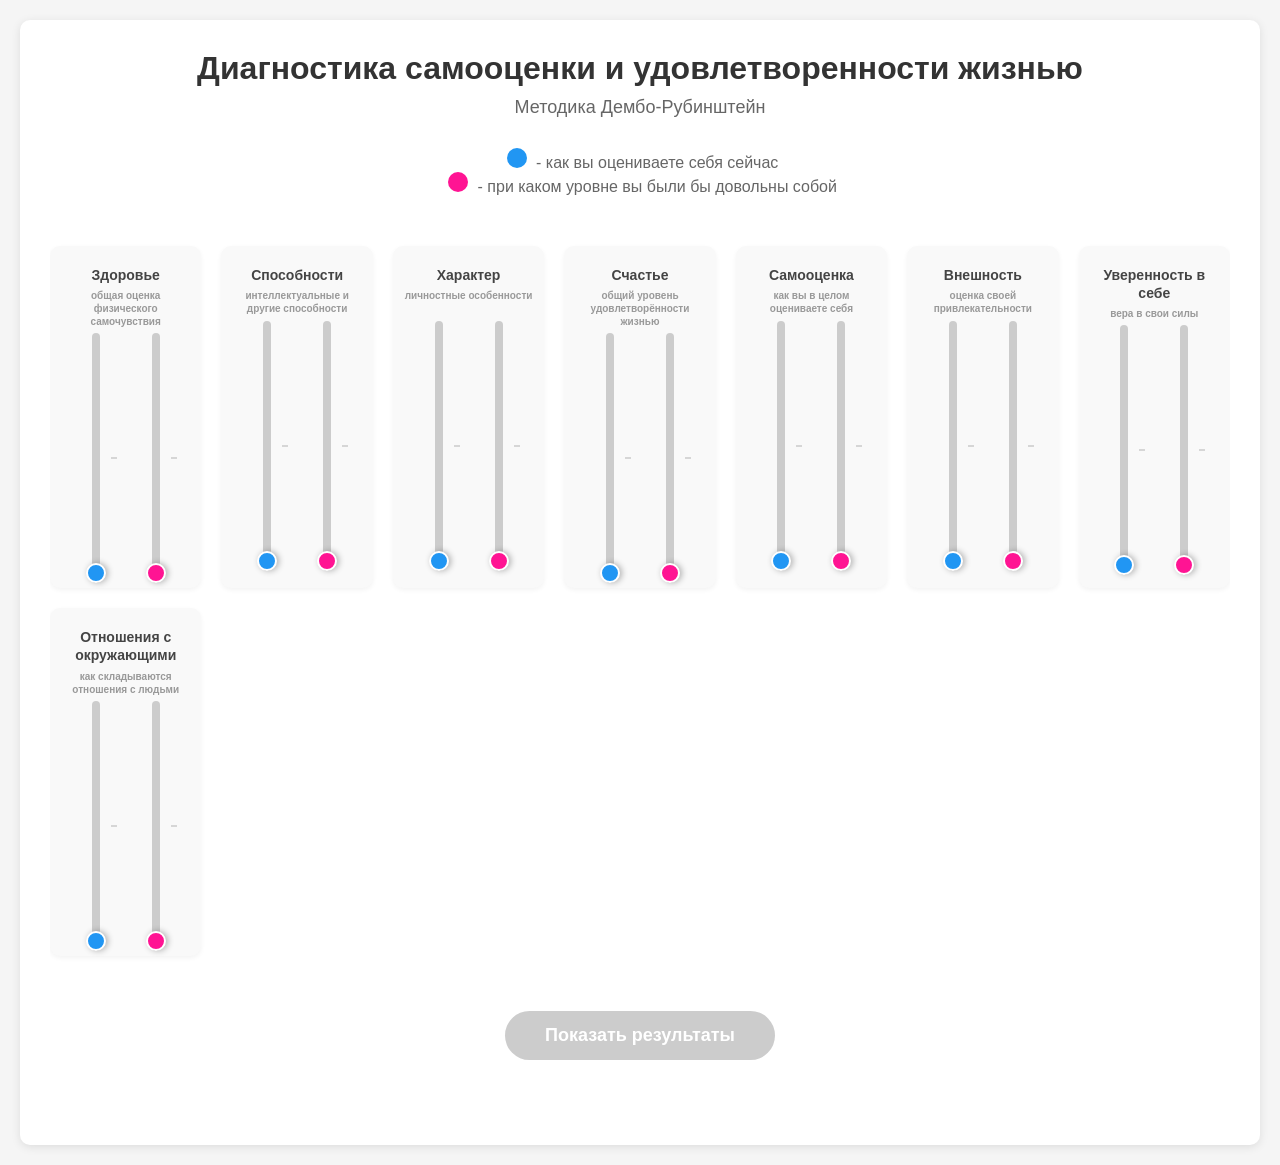
<file: static/index.html>
<!DOCTYPE html>
<html lang="ru">
<head>
    <meta charset="UTF-8">
    <meta name="viewport" content="width=device-width, initial-scale=1.0">
    <title>Методика Дембо-Рубинштейн</title>
    <link rel="stylesheet" href="/static/css/style.css">
</head>
<body>
    <div class="container">
        <h1>Диагностика самооценки и удовлетворенности жизнью</h1>
        <h2>Методика Дембо-Рубинштейн</h2>
        
        <div id="survey-form">
            <p style="text-align: center; color: #666; margin-bottom: 20px;">
                <span style="display: inline-block; width: 20px; height: 20px; background: #2196F3; border-radius: 50%; margin: 0 5px;"></span> - как вы оцениваете себя сейчас<br>
                <span style="display: inline-block; width: 20px; height: 20px; background: #FF1493; border-radius: 50%; margin: 0 5px;"></span> - при каком уровне вы были бы довольны собой
            </p>
            
            <div class="scales-container">
                <!-- Шкалы будут добавлены JavaScript -->
            </div>
            
            <div class="actions">
                <button id="submit-btn" class="btn" disabled>Показать результаты</button>
                <div id="validation-message" class="error-message"></div>
            </div>
        </div>
    </div>

    <script src="/static/js/survey.js"></script>
</body>
</html>
</file>
<file: static/css/style.css>
* { 
    margin: 0;
    padding: 0;
    box-sizing: border-box;
}

body {
    font-family: Arial, sans-serif;
    background: #f5f5f5;
    padding: 20px;
}

.container {
    max-width: 1600px;
    margin: 0 auto;
    background: white;
    padding: 30px;
    border-radius: 10px;
    box-shadow: 0 2px 10px rgba(0,0,0,0.1);
}

h1 {
    text-align: center;
    color: #333;
    margin-bottom: 10px;
    font-size: clamp(20px, 5vw, 32px);
}

h2 {
    text-align: center;
    color: #666;
    font-size: clamp(14px, 4vw, 18px);
    margin-bottom: 30px;
    font-weight: normal;
}

/* Адаптивная сетка для шкал */
.scales-container {
    display: grid;
    grid-template-columns: repeat(auto-fit, minmax(140px, 1fr));
    gap: 20px;
    margin: 40px 0;
    overflow-x: auto;
    padding: 10px 0;
}

.scale-card {
    background: #f9f9f9;
    border-radius: 10px;
    padding: 20px 10px;
    box-shadow: 0 2px 5px rgba(0,0,0,0.05);
    display: flex;
    flex-direction: column;
    align-items: center;
    min-width: 140px;
}

.scale-title {
    text-align: center;
    font-weight: bold;
    margin-bottom: 20px;
    min-height: 50px;
    color: #444;
    font-size: 14px;
    line-height: 1.3;
}

/* Вертикальные слайдеры */
.vertical-scale {
    display: flex;
    justify-content: space-between;
    align-items: center;
    width: 100px;
    height: 220px;
}

.slider-wrapper {
    display: flex;
    justify-content: center;
    align-items: center;
    width: 40px;
    height: 100%;
    overflow: visible;
    position: relative;
}

.slider-wrapper::before {
    content: "";
    position: absolute;
    right: -1px;
    top: 50%;
    transform: translateY(-50%);
    width: 6px;
    height: 1px;
    background: #999;
    opacity: 0.7;
    pointer-events: none;
}

/* Слайдеры с динамическим градиентом */
.slider {
    appearance: none;
    -webkit-appearance: none;
    width: 250px;
    height: 8px;
    border-radius: 4px;
    transform: rotate(-90deg) translateY(0px);
    transform-origin: 50% 50%;
    cursor: pointer;
    position: absolute;
    background: linear-gradient(to right, #2196F3 0%, #ccc 0%);
    /* позволяем браузеру обрабатывать жесты, но фокус на взаимодействие */
    touch-action: none;
}

/* Chrome / Safari / Edge Thumb */
.slider::-webkit-slider-thumb {
    -webkit-appearance: none;
    width: 20px;
    height: 20px;
    border-radius: 50%;
    border: 2px solid #fff;
    background-color: currentColor;
    cursor: pointer;
    box-shadow: 0 2px 6px rgba(0,0,0,0.3);
    position: relative;
    z-index: 2;
}

/* Firefox Thumb */
.slider::-moz-range-thumb {
    width: 20px;
    height: 20px;
    border-radius: 50%;
    border: 2px solid #fff;
    background-color: currentColor;
    cursor: pointer;
    box-shadow: 0 2px 6px rgba(0,0,0,0.3);
}

/* Firefox Track */
.slider::-moz-range-track {
    height: 8px;
    border-radius: 4px;
    background: #ccc;
}

/* Firefox Progress */
.slider::-moz-range-progress {
    height: 8px;
    border-radius: 4px;
    background: currentColor;
}

/* Цвета ползунков */
.now-slider {
    accent-color: #2196F3;
    color: #2196F3;
}

.ideal-slider {
    accent-color: #FF1493;
    color: #FF1493;
}

/* Кнопки */
.actions {
    text-align: center;
    margin: 40px 0 20px;
}

.btn {
    display: inline-block;
    padding: 14px 40px;
    background: #4CAF50;
    color: white;
    border: none;
    border-radius: 50px;
    font-size: 18px;
    font-weight: bold;
    cursor: pointer;
    transition: 0.3s;
    text-decoration: none;
    box-shadow: 0 4px 6px rgba(76, 175, 80, 0.3);
    margin: 5px;
}

.btn:hover {
    background: #45a049;
    transform: translateY(-2px);
    box-shadow: 0 6px 8px rgba(76, 175, 80, 0.4);
}

.btn:disabled {
    background: #cccccc;
    cursor: not-allowed;
    transform: none;
    box-shadow: none;
}

.error-message {
    color: #f44336;
    margin-top: 10px;
    min-height: 20px;
    font-weight: bold;
}

/* Таблица результатов */
.results-table {
    width: 100%;
    border-collapse: collapse;
    margin: 30px 0;
    font-size: 14px;
    box-shadow: 0 2px 10px rgba(0,0,0,0.1);
    overflow-x: auto;
}

.results-table th {
    background: #2c3e50;
    color: white;
    padding: 15px 10px;
    font-weight: bold;
    white-space: nowrap;
}

.results-table td {
    padding: 12px 10px;
    border-bottom: 1px solid #eee;
    text-align: center;
    white-space: nowrap;
    color: #333;
}

.results-table tbody tr:hover {
    background: #f8f9fa;
}

.results-table tfoot {
    background: #e3f2fd;
    font-weight: bold;
}

.results-table tfoot td {
    border-top: 2px solid #1976D2;
    padding: 15px 10px;
    white-space: nowrap;
    color: #333;
}

.diff-positive {
    color: #2e7d32;
    font-weight: bold;
}

.diff-negative {
    color: #c62828;
    font-weight: bold;
}

/* Интерпретация */
.interpretation-box {
    background: #f0f7ff;
    border-left: 6px solid #2196F3;
    padding: 25px;
    margin: 30px 0;
    border-radius: 0 10px 10px 0;
    font-size: 15px;
    line-height: 1.6;
    overflow-wrap: break-word;
    word-wrap: break-word;
    hyphens: auto;
}

.interpretation-box h3 {
    margin-top: 0;
    margin-bottom: 20px;
    color: #1565C0;
}

.interpretation-box p {
    margin-bottom: 10px;
    font-size: clamp(14px, 3vw, 15px);
    color: #333;
}

/* Адаптив для планшетов */
@media (max-width: 1024px) {
    .scales-container {
        grid-template-columns: repeat(4, 1fr);
        gap: 15px;
    }
    
    .container {
        padding: 20px;
    }
}

@media (max-width: 768px) {
    body {
        padding: 10px;
    }
    
    .container {
        padding: 15px;
    }
    
    .scales-container {
        grid-template-columns: repeat(2, 1fr);
        gap: 15px;
    }
    
    .scale-card {
        min-width: auto;
    }
    
    .vertical-scale {
        width: 90px;
        height: 200px;
    }
    
    .slider-wrapper {
        width: 35px;
    }
    
    .slider {
        width: 220px;
    }
    
    .btn {
        padding: 12px 30px;
        font-size: 16px;
        width: 100%;
        max-width: 300px;
    }
    
    .actions {
        display: flex;
        flex-direction: column;
        align-items: center;
        gap: 10px;
    }
    
    .interpretation-box {
        padding: 15px;
    }
    
    .results-table {
        display: table;
        width: 100%;
        font-size: 12px;
    }
    
    .results-table th,
    .results-table td,
    .results-table tfoot td {
        padding: 8px 5px;
        white-space: normal;
    }
    
    .table-wrapper {
        overflow: auto;
        -webkit-overflow-scrolling: touch;
        margin: 20px 0;
    }
}

@media (max-width: 480px) {
    h1 {
        font-size: 20px;
    }
    
    h2 {
        font-size: 14px;
        margin-bottom: 20px;
    }
    
    .scales-container {
        grid-template-columns: 1fr;
        gap: 10px;
    }
    
    .scale-card {
        padding: 15px 10px;
    }
    
    .scale-title {
        font-size: 16px;
        min-height: auto;
        margin-bottom: 15px;
    }
    
    .vertical-scale {
        width: 100%;
        height: 180px;
        justify-content: space-around;
    }
    
    .slider-wrapper {
        width: 45px;
    }
    
    .slider {
        width: 200px;
    }
    
    .slider-wrapper::before {
        display: none;
    }
    
    .btn {
        padding: 10px 20px;
        font-size: 14px;
    }
    
    .interpretation-box {
        padding: 10px;
        font-size: 13px;
    }
    
    .interpretation-box h3 {
        font-size: 16px;
        margin-bottom: 10px;
    }
    
    .results-table {
        display: block;
        overflow-x: auto;
        -webkit-overflow-scrolling: touch;
    }
    
    .results-table th,
    .results-table td,
    .results-table tfoot td {
        font-size: 11px;
        padding: 6px 3px;
    }
}

/* Поддержка сенсорных экранов */
@media (hover: none) and (pointer: coarse) {
    .slider {
        transform: rotate(-90deg) translateY(0px) scale(1);
    }
    
    .slider::-webkit-slider-thumb {
        width: 20px;
        height: 20px;
    }
    
    .btn {
        -webkit-tap-highlight-color: transparent;
    }
    
    .btn:active {
        transform: scale(0.98);
    }
}

/* Улучшения для accessibility */
@media (prefers-reduced-motion: reduce) {
    .btn {
        transition: none;
    }
    
    .btn:hover {
        transform: none;
    }
}

@media (orientation: landscape) and (max-width: 1024px) {
    body {
        overscroll-behavior: contain;
        padding: 10px;
    }
    
    .container {
        max-height: calc(100vh - 20px);
        overflow-y: auto;
        -webkit-overflow-scrolling: touch;
        padding: 15px;
    }
    
    .scales-container {
        display: grid;
        grid-template-columns: repeat(3, 1fr);
        gap: 15px;
        padding: 10px 0;
    }
    
    .vertical-scale {
        height: 150px;
    }
}

/* Для телефонов в альбомной ориентации (маленькая высота) */
@media (orientation: landscape) and (max-width: 1024px) and (max-height: 500px) {
    .vertical-scale {
        height: 100px;
    }
    
    .slider {
        width: 140px;
    }
    
    .scale-title {
        font-size: 11px;
        min-height: 30px;
        margin-bottom: 10px;
    }
    
    .scale-card {
        padding: 10px 5px;
    }
    
    .slider::-webkit-slider-thumb {
        width: 20px !important;
        height: 20px !important;
    }
}

/* Для планшетов в альбомной ориентации */
@media (orientation: landscape) and (min-width: 769px) and (max-width: 1024px) {
    .scales-container {
        grid-template-columns: repeat(4, 1fr);
    }
    
    .vertical-scale {
        height: 180px;
    }
    
    .slider {
        width: 200px;
    }
}

/* Для узких экранов в альбомной ориентации */
@media (orientation: landscape) and (max-width: 700px) {
    .scales-container {
        grid-template-columns: repeat(2, 1fr);
    }
}

/* МЕТКА 50% ДЛЯ МАЛЕНЬКИХ УСТРОЙСТВ */
@media (max-width: 450px) {
    .slider-wrapper::before {
        content: "";
        position: absolute;
        right: -1px;
        top: 50%;
        transform: translateY(-50%);
        width: 6px;
        height: 1px;
        background: #999;
        opacity: 0.7;
        pointer-events: none;
        z-index: 5;
        display: block !important;
    }
    
    .slider-wrapper::after {
        display: none;
    }
}

/* Для совсем крошечных устройств */
@media (max-width: 350px) {
    .slider-wrapper::before {
        width: 5px;
        right: -2px;
    }
}
</file>
